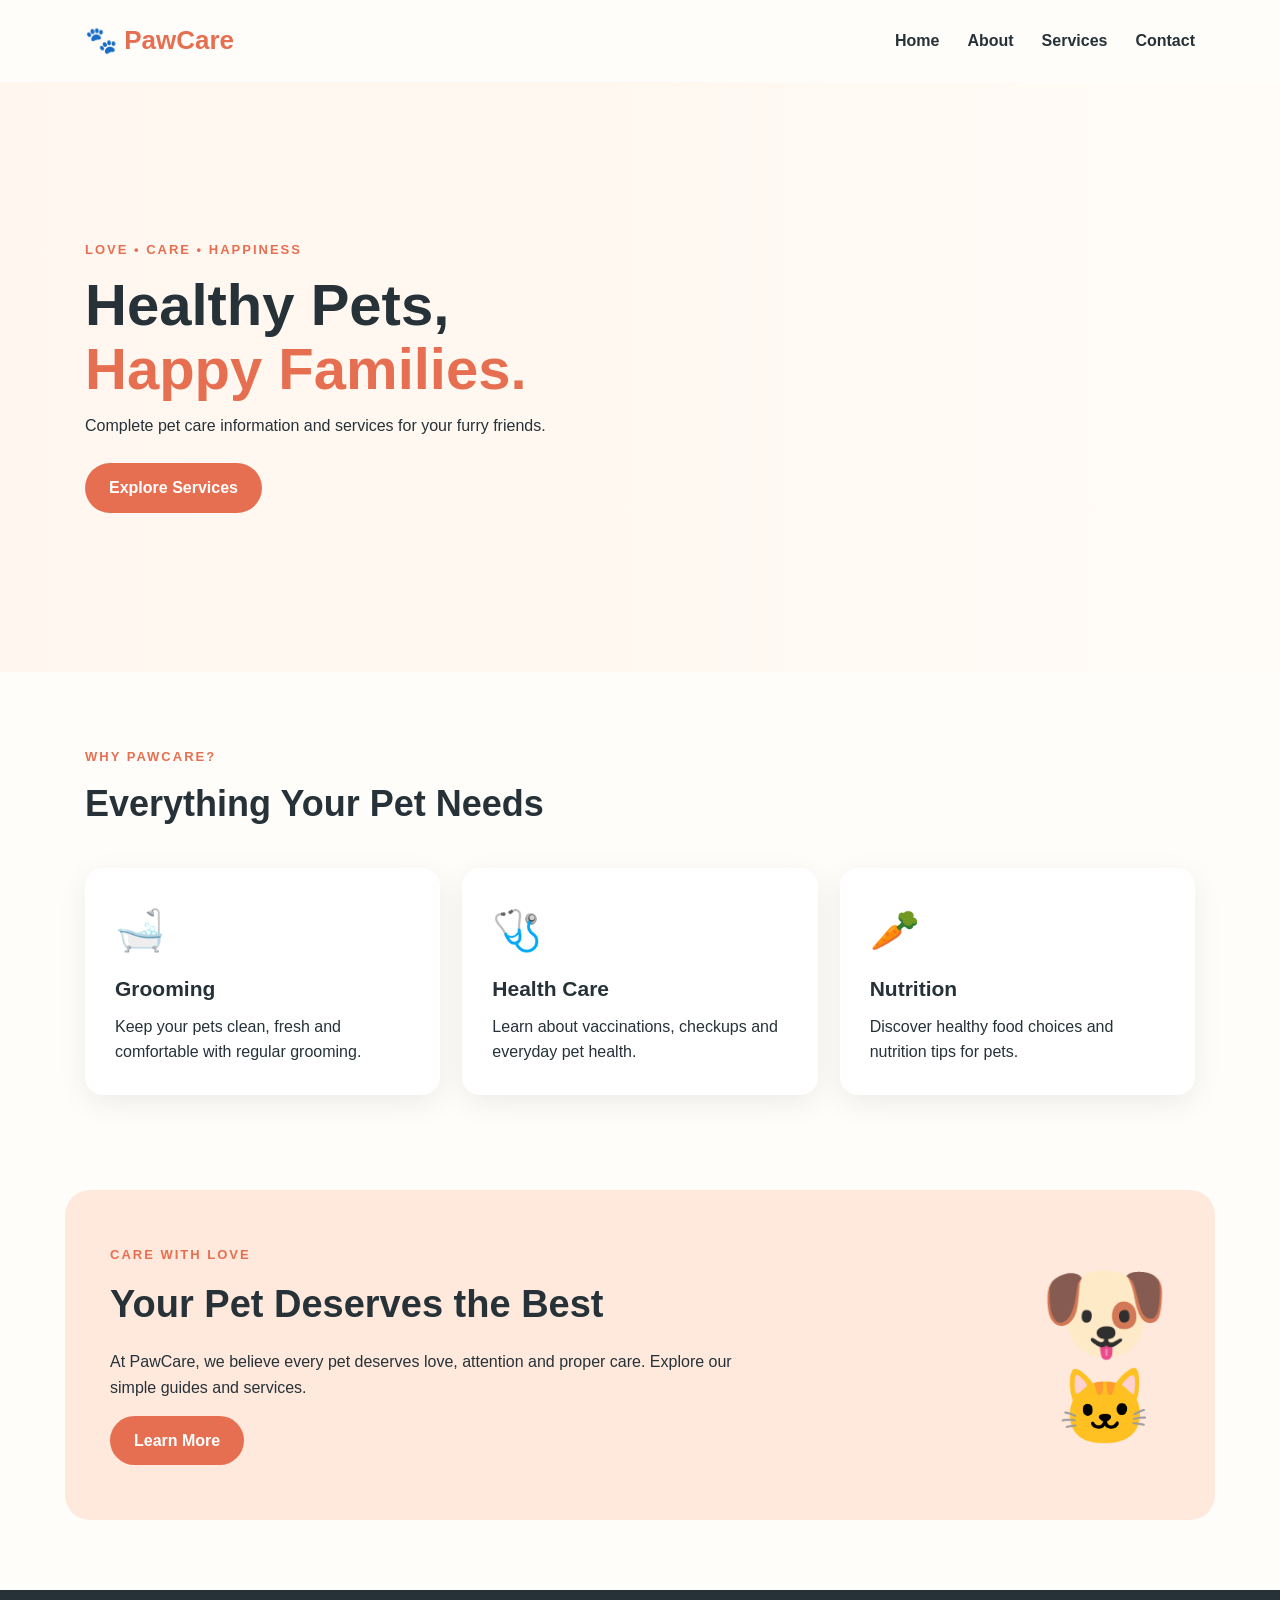
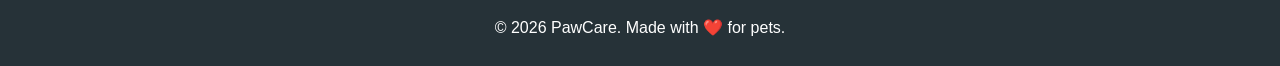
<file: index.html>
<!DOCTYPE html>
<html lang="en">
<head>
  <meta charset="UTF-8">
  <meta name="viewport" content="width=device-width, initial-scale=1.0">
  <meta name="google-site-verification" content="google8b9436c647b98298.html">

  <title>PawCare - Pet Care & Wellness</title>
  <link rel="stylesheet" href="style.css">
</head>
<body>
<header>
  <nav class="navbar">
    <a class="logo" href="index.html">🐾 PawCare</a>
    <div class="nav-links">
      <a href="index.html">Home</a>
      <a href="about.html">About</a>
      <a href="services.html">Services</a>
      <a href="contact.html">Contact</a>
    </div>
  </nav>
</header>

<section class="hero">
  <div class="hero-content">
    <p class="tag">LOVE • CARE • HAPPINESS</p>
    <h1>Healthy Pets,<br><span>Happy Families.</span></h1>
    <p>Complete pet care information and services for your furry friends.</p>
    <a class="btn" href="services.html">Explore Services</a>
  </div>
</section>

<section class="section">
  <p class="section-label">WHY PAWCARE?</p>
  <h2>Everything Your Pet Needs</h2>
  <div class="cards">
    <div class="card"><div class="icon">🛁</div><h3>Grooming</h3><p>Keep your pets clean, fresh and comfortable with regular grooming.</p></div>
    <div class="card"><div class="icon">🩺</div><h3>Health Care</h3><p>Learn about vaccinations, checkups and everyday pet health.</p></div>
    <div class="card"><div class="icon">🥕</div><h3>Nutrition</h3><p>Discover healthy food choices and nutrition tips for pets.</p></div>
  </div>
</section>

<section class="highlight">
  <div>
    <p class="section-label">CARE WITH LOVE</p>
    <h2>Your Pet Deserves the Best</h2>
    <p>At PawCare, we believe every pet deserves love, attention and proper care. Explore our simple guides and services.</p>
    <a class="btn" href="about.html">Learn More</a>
  </div>
  <div class="pet-box">🐶<br><span>🐱</span></div>
</section>

<footer>
  <p>© 2026 PawCare. Made with ❤️ for pets.</p>
</footer>
</body>
</html>
</file>
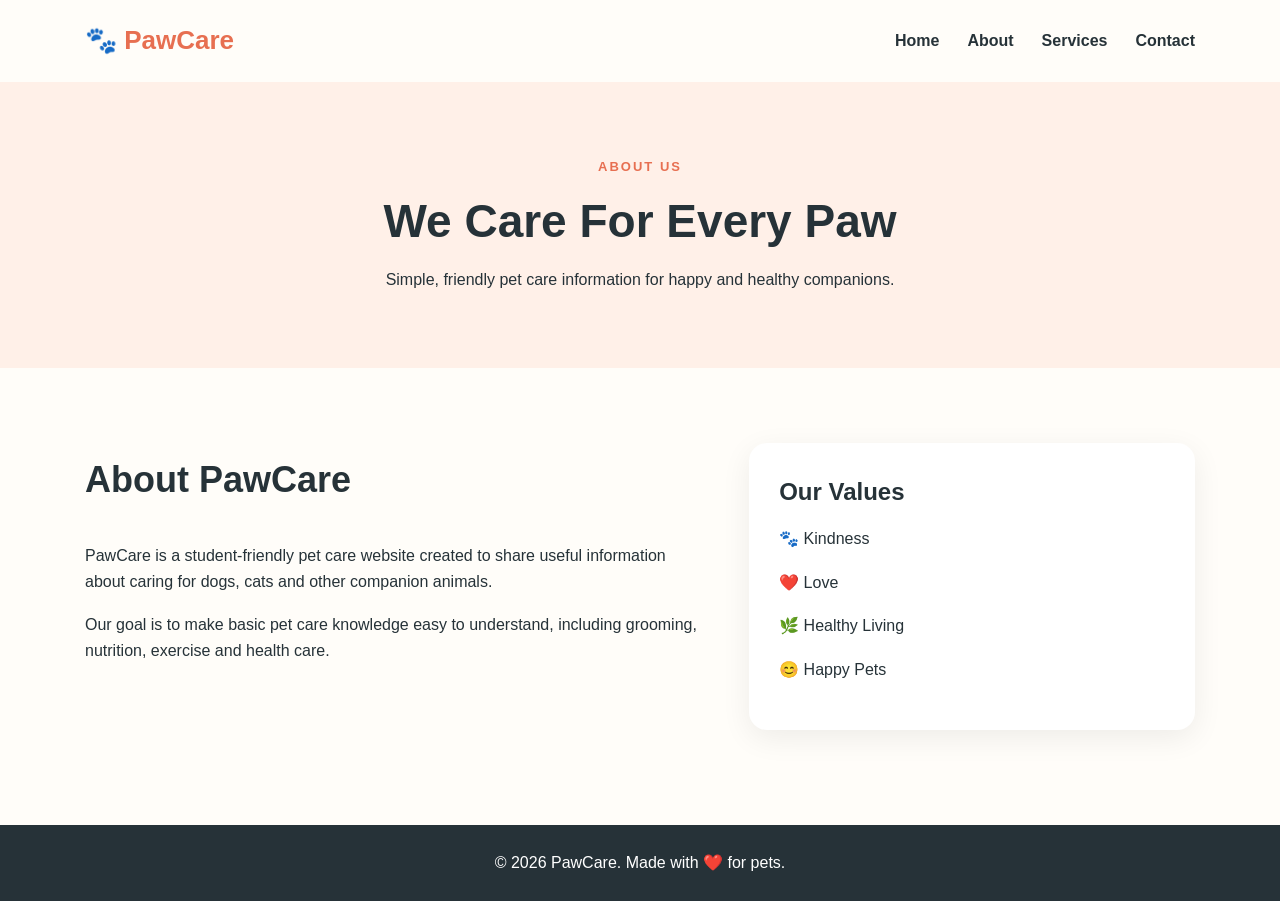
<file: about.html>
<!DOCTYPE html>
<html lang="en">
<head>
  <meta charset="UTF-8">
  <meta name="viewport" content="width=device-width, initial-scale=1.0">
  <title>About - PawCare</title>
  <link rel="stylesheet" href="style.css">
</head>
<body>
<header>
  <nav class="navbar">
    <a class="logo" href="index.html">🐾 PawCare</a>
    <div class="nav-links"><a href="index.html">Home</a><a href="about.html">About</a><a href="services.html">Services</a><a href="contact.html">Contact</a></div>
  </nav>
</header>

<section class="page-banner"><p class="section-label">ABOUT US</p><h1>We Care For Every Paw</h1><p>Simple, friendly pet care information for happy and healthy companions.</p></section>

<section class="section two-column">
  <div>
    <h2>About PawCare</h2>
    <p>PawCare is a student-friendly pet care website created to share useful information about caring for dogs, cats and other companion animals.</p>
    <p>Our goal is to make basic pet care knowledge easy to understand, including grooming, nutrition, exercise and health care.</p>
  </div>
  <div class="info-box">
    <h3>Our Values</h3>
    <p>🐾 Kindness</p><p>❤️ Love</p><p>🌿 Healthy Living</p><p>😊 Happy Pets</p>
  </div>
</section>

<footer><p>© 2026 PawCare. Made with ❤️ for pets.</p></footer>
</body>
</html>
</file>
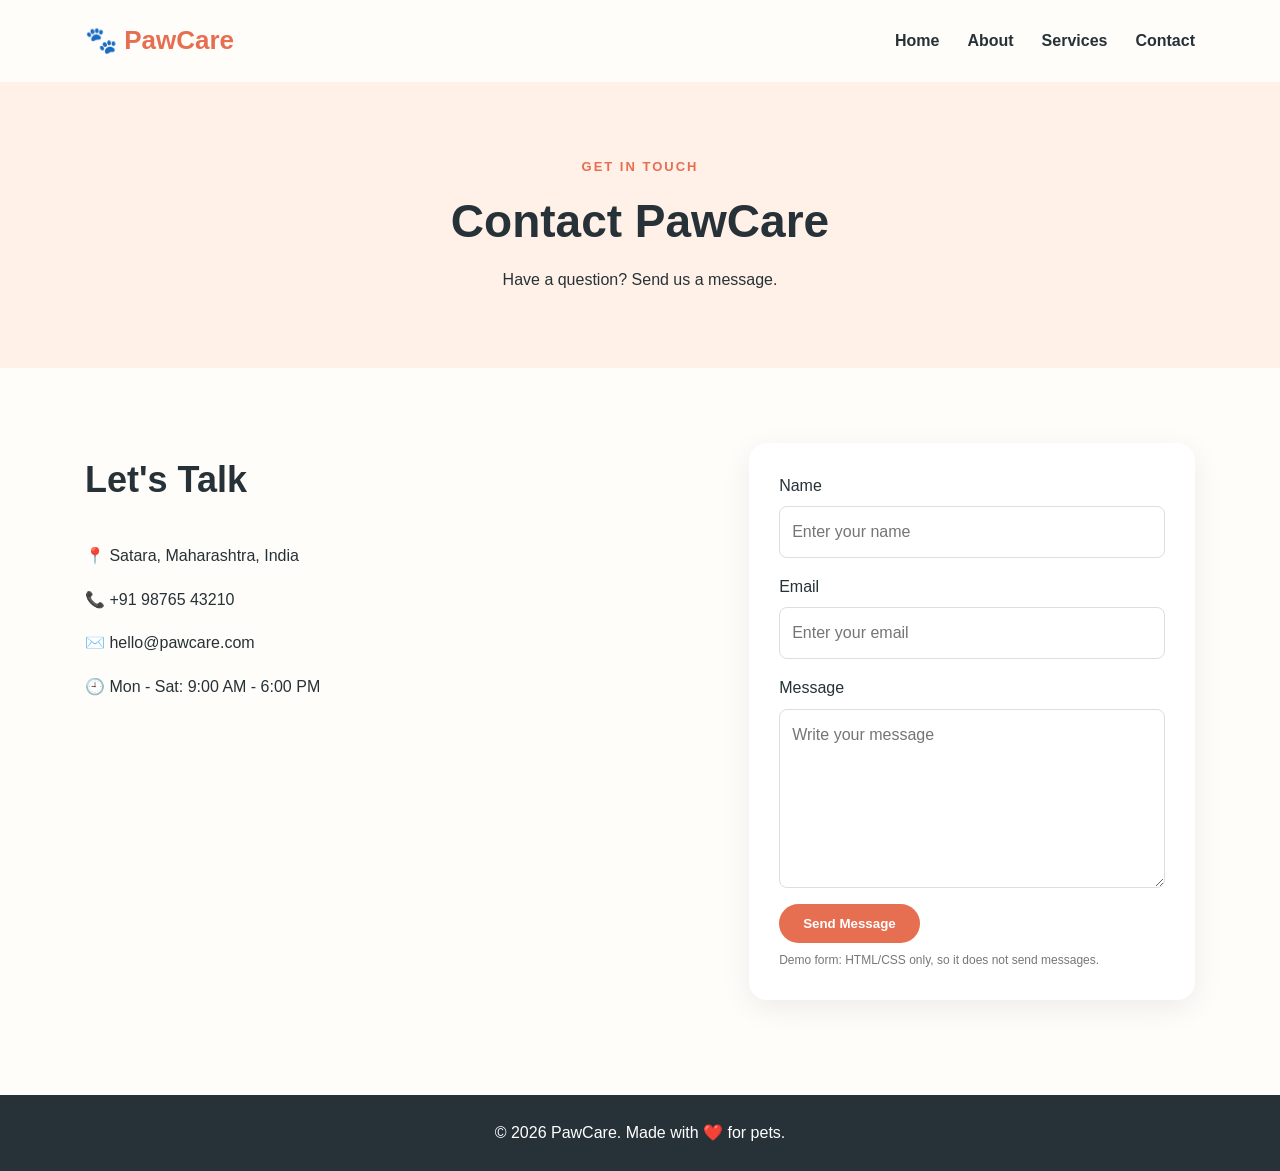
<file: contact.html>
<!DOCTYPE html>
<html lang="en">
<head>
  <meta charset="UTF-8">
  <meta name="viewport" content="width=device-width, initial-scale=1.0">
  <title>Contact - PawCare</title>
  <link rel="stylesheet" href="style.css">
</head>
<body>
<header>
  <nav class="navbar">
    <a class="logo" href="index.html">🐾 PawCare</a>
    <div class="nav-links"><a href="index.html">Home</a><a href="about.html">About</a><a href="services.html">Services</a><a href="contact.html">Contact</a></div>
  </nav>
</header>

<section class="page-banner"><p class="section-label">GET IN TOUCH</p><h1>Contact PawCare</h1><p>Have a question? Send us a message.</p></section>

<section class="section contact-layout">
  <div class="contact-info">
    <h2>Let's Talk</h2>
    <p>📍 Satara, Maharashtra, India</p>
    <p>📞 +91 98765 43210</p>
    <p>✉️ hello@pawcare.com</p>
    <p>🕘 Mon - Sat: 9:00 AM - 6:00 PM</p>
  </div>
  <form class="contact-form">
    <label>Name</label><input type="text" placeholder="Enter your name">
    <label>Email</label><input type="email" placeholder="Enter your email">
    <label>Message</label><textarea rows="6" placeholder="Write your message"></textarea>
    <button class="btn" type="submit">Send Message</button>
    <p class="form-note">Demo form: HTML/CSS only, so it does not send messages.</p>
  </form>
</section>

<footer><p>© 2026 PawCare. Made with ❤️ for pets.</p></footer>
</body>
</html>
</file>
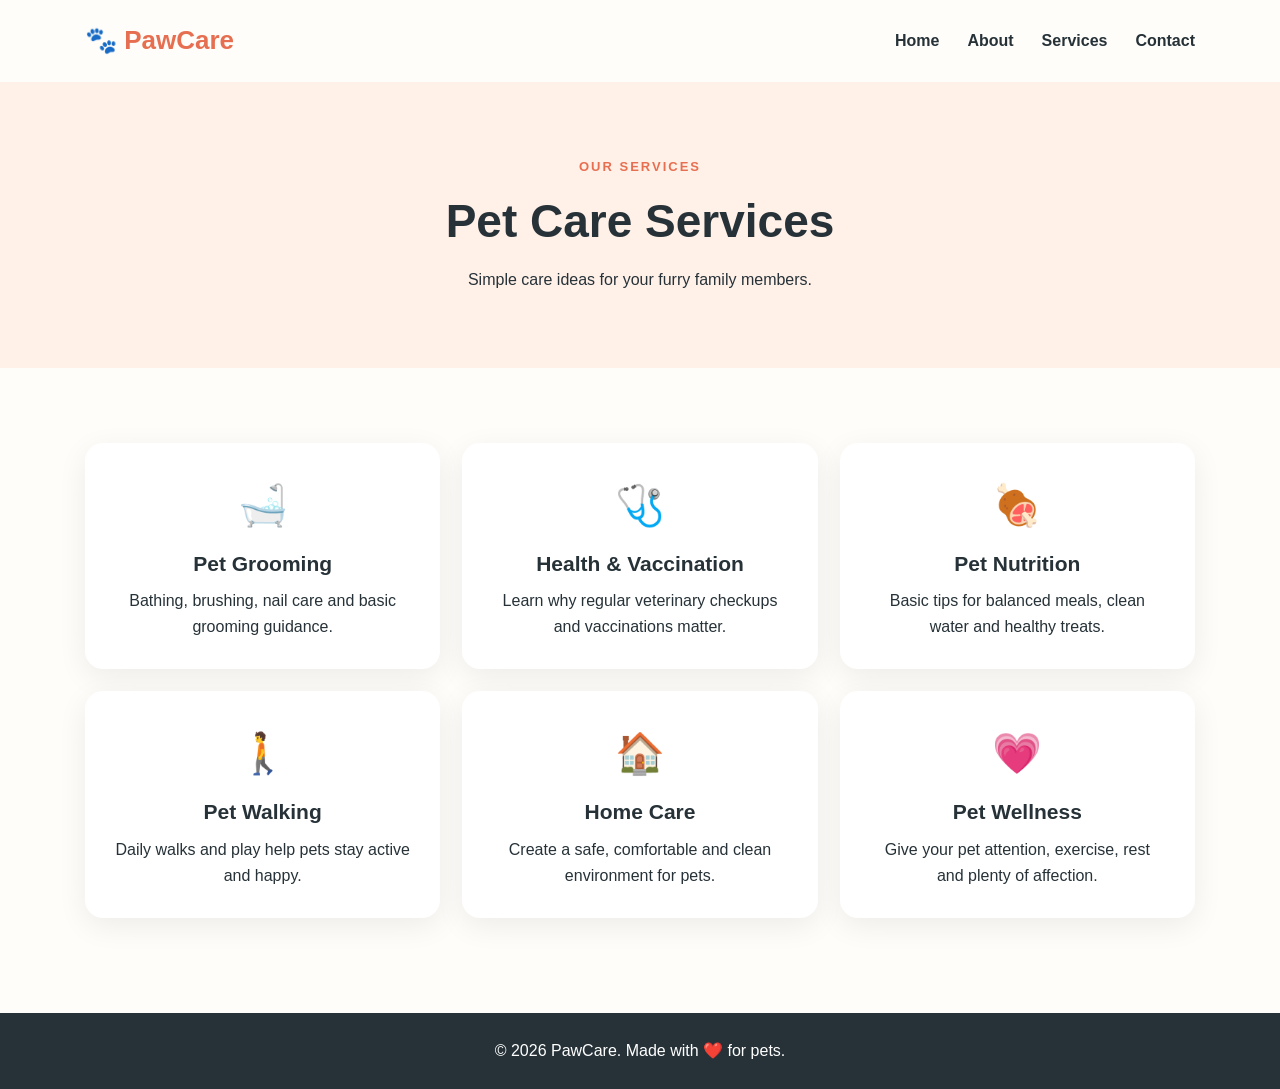
<file: services.html>
<!DOCTYPE html>
<html lang="en">
<head>
  <meta charset="UTF-8">
  <meta name="viewport" content="width=device-width, initial-scale=1.0">
  <title>Services - PawCare</title>
  <link rel="stylesheet" href="style.css">
</head>
<body>
<header>
  <nav class="navbar">
    <a class="logo" href="index.html">🐾 PawCare</a>
    <div class="nav-links"><a href="index.html">Home</a><a href="about.html">About</a><a href="services.html">Services</a><a href="contact.html">Contact</a></div>
  </nav>
</header>

<section class="page-banner"><p class="section-label">OUR SERVICES</p><h1>Pet Care Services</h1><p>Simple care ideas for your furry family members.</p></section>

<section class="section">
  <div class="service-grid">
    <div class="service-card"><div class="icon">🛁</div><h3>Pet Grooming</h3><p>Bathing, brushing, nail care and basic grooming guidance.</p></div>
    <div class="service-card"><div class="icon">🩺</div><h3>Health & Vaccination</h3><p>Learn why regular veterinary checkups and vaccinations matter.</p></div>
    <div class="service-card"><div class="icon">🍖</div><h3>Pet Nutrition</h3><p>Basic tips for balanced meals, clean water and healthy treats.</p></div>
    <div class="service-card"><div class="icon">🚶</div><h3>Pet Walking</h3><p>Daily walks and play help pets stay active and happy.</p></div>
    <div class="service-card"><div class="icon">🏠</div><h3>Home Care</h3><p>Create a safe, comfortable and clean environment for pets.</p></div>
    <div class="service-card"><div class="icon">💗</div><h3>Pet Wellness</h3><p>Give your pet attention, exercise, rest and plenty of affection.</p></div>
  </div>
</section>

<footer><p>© 2026 PawCare. Made with ❤️ for pets.</p></footer>
</body>
</html>
</file>
<file: style.css>
*{margin:0;padding:0;box-sizing:border-box}body{font-family:Arial,Helvetica,sans-serif;color:#263238;background:#fffdf9;line-height:1.6}a{text-decoration:none;color:inherit}.navbar{max-width:1150px;margin:auto;display:flex;justify-content:space-between;align-items:center;padding:20px}.logo{font-size:26px;font-weight:800;color:#e76f51}.nav-links{display:flex;gap:28px;font-weight:600}.nav-links a:hover{color:#e76f51}.hero{min-height:590px;display:flex;align-items:center;background:linear-gradient(90deg,rgba(255,247,239,.98) 0%,rgba(255,247,239,.82) 48%,rgba(255,247,239,.18) 100%),url('https://images.unsplash.com/photo-1552053831-71594a27632d?auto=format&fit=crop&w=1600&q=80') center/cover}.hero-content{max-width:1150px;width:100%;margin:auto;padding:50px 20px}.tag,.section-label{font-size:13px;letter-spacing:2px;font-weight:800;color:#e76f51}.hero h1{font-size:58px;line-height:1.1;margin:12px 0}.hero h1 span{color:#e76f51}.hero p:not(.tag){max-width:500px;margin-bottom:25px}.btn{display:inline-block;background:#e76f51;color:white;padding:12px 24px;border-radius:30px;font-weight:700;border:0;cursor:pointer}.btn:hover{background:#d85e43}.section{max-width:1150px;margin:auto;padding:75px 20px}.section h2{font-size:36px;margin:8px 0 35px}.cards,.service-grid{display:grid;grid-template-columns:repeat(3,1fr);gap:22px}.card,.service-card,.info-box{background:white;padding:30px;border-radius:18px;box-shadow:0 8px 30px rgba(0,0,0,.07)}.icon{font-size:40px;margin-bottom:10px}.card h3,.service-card h3{font-size:21px;margin-bottom:8px}.highlight{max-width:1150px;margin:20px auto 70px;padding:55px 45px;background:#ffe8dc;border-radius:25px;display:flex;justify-content:space-between;align-items:center;gap:30px}.highlight div:first-child{max-width:650px}.highlight h2{font-size:38px;margin:8px 0 15px}.highlight .btn{margin-top:15px}.pet-box{font-size:105px;text-align:center;line-height:.8}.pet-box span{font-size:75px}.page-banner{text-align:center;padding:75px 20px;background:#fff0e8}.page-banner h1{font-size:46px;margin:8px 0}.two-column,.contact-layout{display:grid;grid-template-columns:1.4fr 1fr;gap:40px}.two-column p{margin-bottom:18px}.info-box{align-self:start}.info-box h3{font-size:24px;margin-bottom:15px}.service-grid{grid-template-columns:repeat(3,1fr)}.service-card{text-align:center}.contact-info p{margin:18px 0}.contact-form{background:white;padding:30px;border-radius:18px;box-shadow:0 8px 30px rgba(0,0,0,.07);display:flex;flex-direction:column;gap:8px}.contact-form input,.contact-form textarea{font:inherit;padding:12px;border:1px solid #ddd;border-radius:8px;margin-bottom:8px}.contact-form .btn{width:max-content}.form-note{font-size:12px;color:#777}footer{text-align:center;background:#263238;color:white;padding:25px;margin-top:20px}@media(max-width:800px){.nav-links{gap:12px;font-size:14px}.hero{min-height:520px}.hero h1{font-size:42px}.cards,.service-grid,.two-column,.contact-layout{grid-template-columns:1fr}.highlight{margin:20px;padding:35px 25px;flex-direction:column;text-align:center}.page-banner h1{font-size:36px}}@media(max-width:520px){.navbar{flex-direction:column;gap:12px}.nav-links{flex-wrap:wrap;justify-content:center}.hero-content{padding:35px 20px}}
</file>
